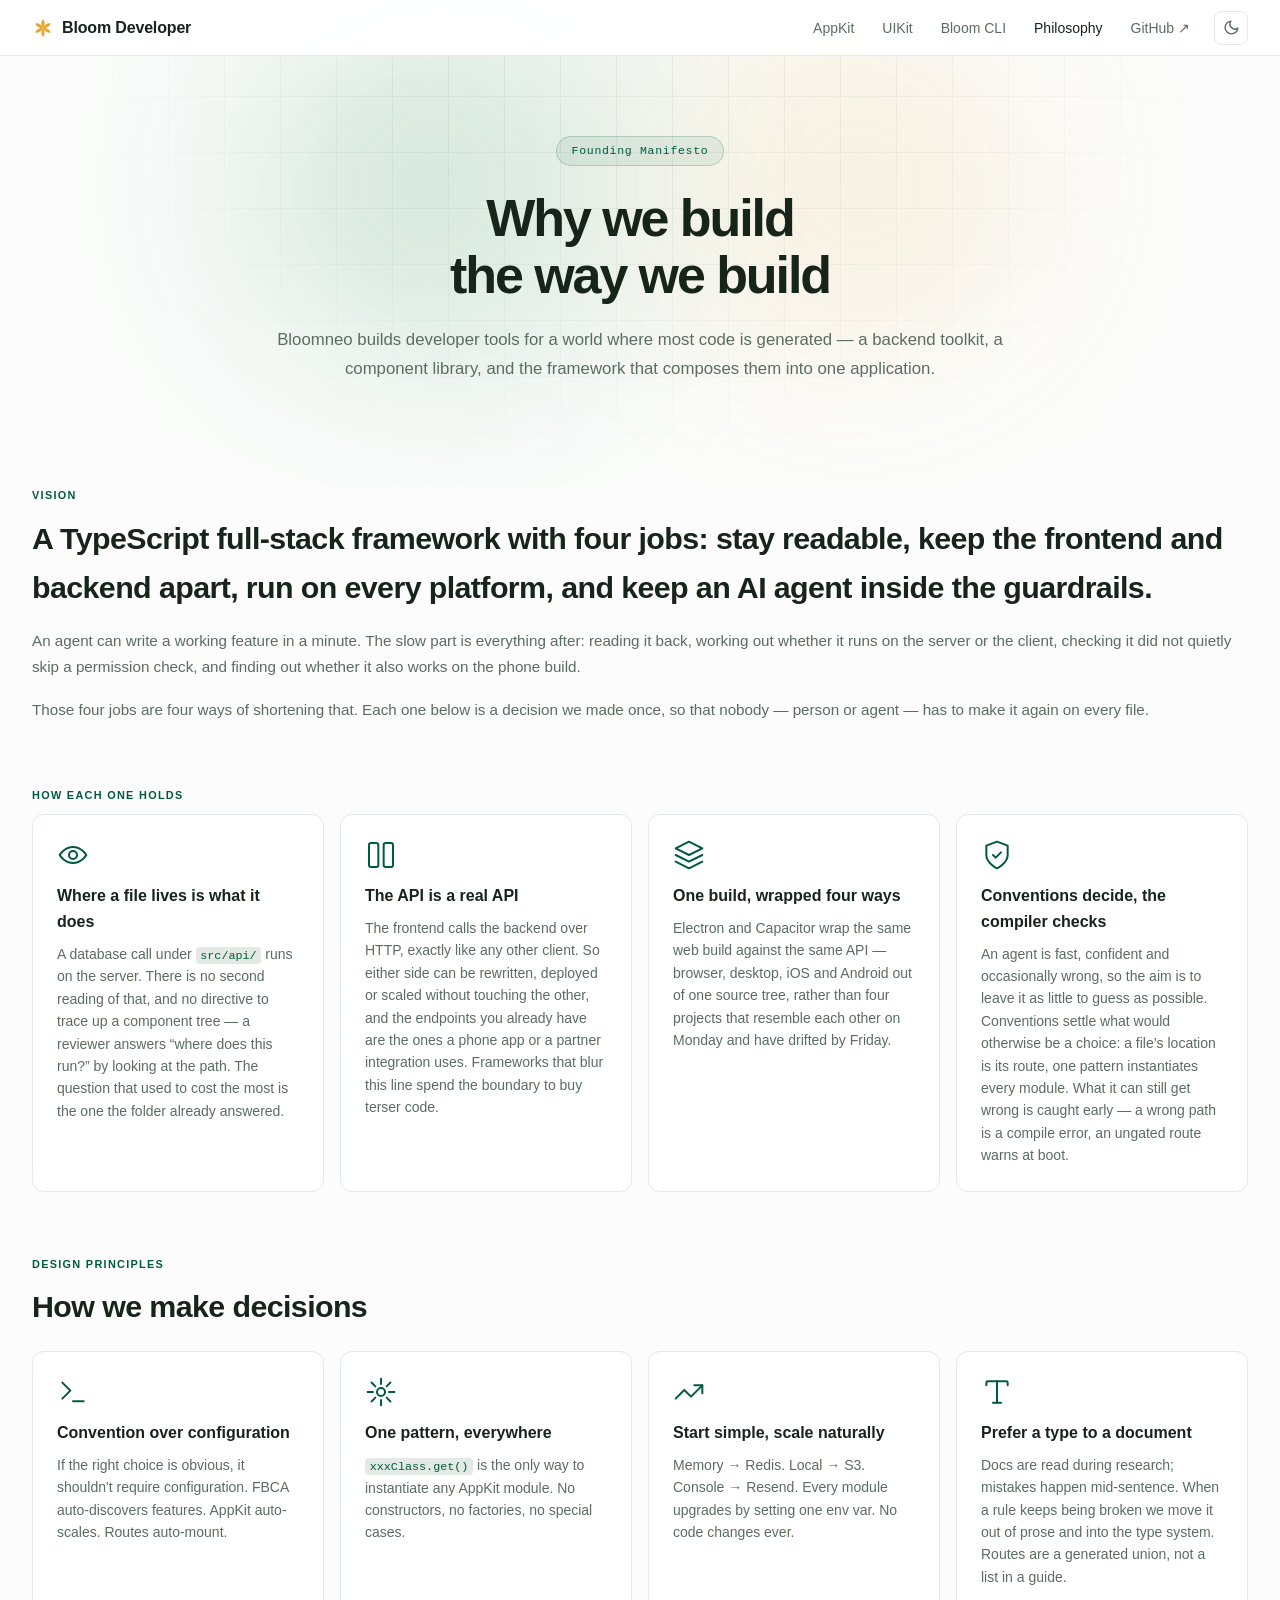
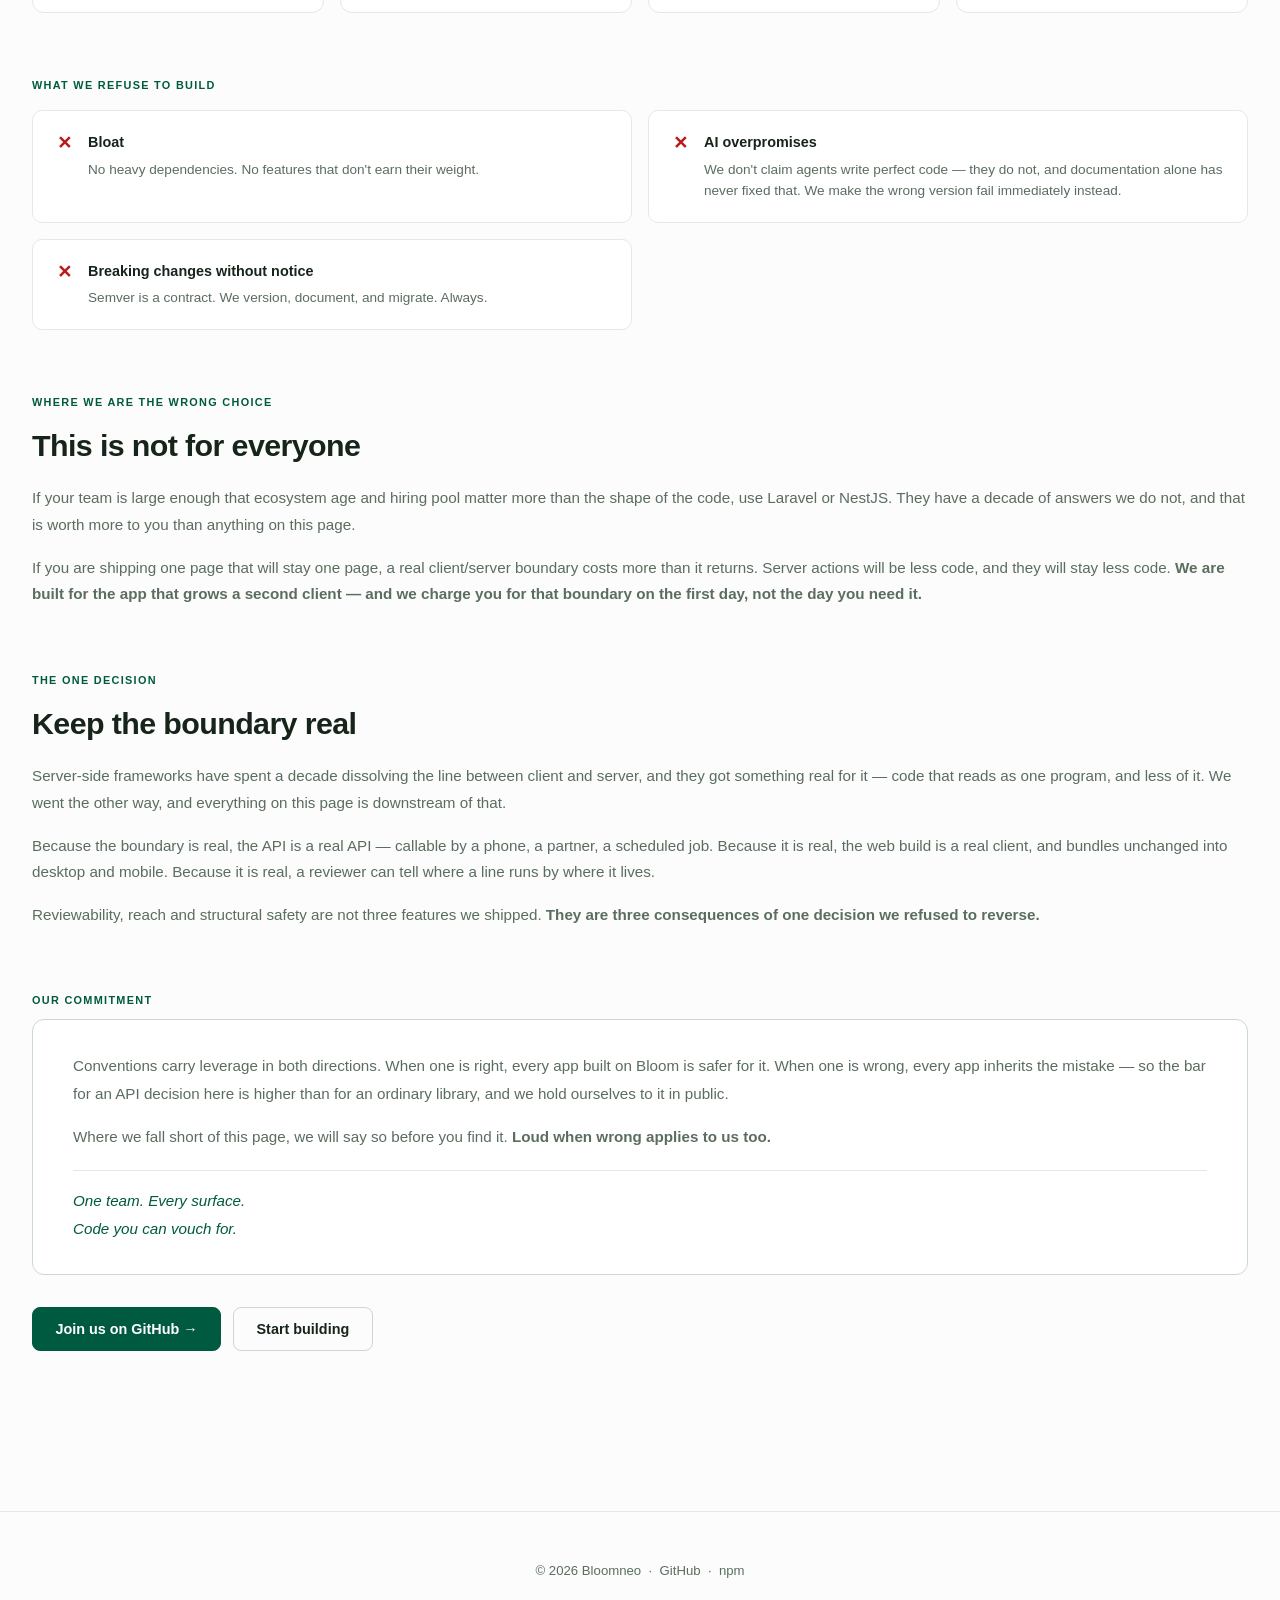
<file: philosophy/index.html>
<!DOCTYPE html>
<html lang="en">
<head>
  <meta charset="UTF-8" />
  <meta name="viewport" content="width=device-width, initial-scale=1.0" />
  <title>Philosophy — Bloom Developer</title>
  <meta name="description" content="The founding manifesto behind Bloomneo — why we build the way we build." />
  <link rel="stylesheet" href="../assets/style.css" />
  <script>
    /* Applied before paint: reading the stored choice after the stylesheet has
       painted is what produces the flash of the wrong theme on reload. With no
       stored choice no attribute is set, and the sheet's default — light —
       stands. */
    (function () {
      try {
        var t = localStorage.getItem('bloom-theme');
        if (t === 'light' || t === 'dark') {
          document.documentElement.setAttribute('data-theme', t);
        }
      } catch (e) { /* private mode: fall through to the OS preference */ }
    })();
  </script>

  <link rel="icon" href="../assets/favicon.svg" type="image/svg+xml" />
</head>
<body>

<nav>
  <a href="../" class="nav-brand">
    <svg width="22" height="22" viewBox="0 0 100 100" xmlns="http://www.w3.org/2000/svg" role="img" aria-label="bloomneo"><g transform="translate(50,50)"><path fill="var(--accent-bright)" d="M0,0C9,-12 11,-30 0,-40C-11,-30 -9,-12 0,0" transform="rotate(0)"/><path fill="var(--accent-bright)" d="M0,0C9,-12 11,-30 0,-40C-11,-30 -9,-12 0,0" transform="rotate(60)"/><path fill="var(--accent-bright)" d="M0,0C9,-12 11,-30 0,-40C-11,-30 -9,-12 0,0" transform="rotate(120)"/><path fill="var(--accent-bright)" d="M0,0C9,-12 11,-30 0,-40C-11,-30 -9,-12 0,0" transform="rotate(180)"/><path fill="var(--accent-bright)" d="M0,0C9,-12 11,-30 0,-40C-11,-30 -9,-12 0,0" transform="rotate(240)"/><path fill="var(--accent-bright)" d="M0,0C9,-12 11,-30 0,-40C-11,-30 -9,-12 0,0" transform="rotate(300)"/></g></svg>
    Bloom Developer
  </a>
  <button class="nav-toggle" id="navToggle" aria-label="Toggle menu">
    <svg width="20" height="20" viewBox="0 0 24 24" fill="none" stroke="currentColor" stroke-width="2" stroke-linecap="round">
      <line x1="3" y1="6" x2="21" y2="6"/><line x1="3" y1="12" x2="21" y2="12"/><line x1="3" y1="18" x2="21" y2="18"/>
    </svg>
  </button>
  <ul class="nav-links" id="navLinks">
    <li><a href="../appkit/">AppKit</a></li>
    <li><a href="../uikit/">UIKit</a></li>
    <li><a href="../bloom/">Bloom CLI</a></li>
    <li><a href="../philosophy/" class="active">Philosophy</a></li>
    <li><a href="https://github.com/bloomneo" target="_blank">GitHub ↗</a></li>
  </ul>
    <button class="theme-toggle" id="themeToggle" type="button"
            aria-label="Switch between light and dark theme">
      <svg class="icon-moon" viewBox="0 0 24 24" fill="none" stroke="currentColor"
           stroke-width="2" stroke-linecap="round" stroke-linejoin="round" aria-hidden="true">
        <path d="M21 12.79A9 9 0 1 1 11.21 3 7 7 0 0 0 21 12.79z"/>
      </svg>
      <svg class="icon-sun" viewBox="0 0 24 24" fill="none" stroke="currentColor"
           stroke-width="2" stroke-linecap="round" stroke-linejoin="round" aria-hidden="true">
        <circle cx="12" cy="12" r="4"/>
        <path d="M12 2v2M12 20v2M4.93 4.93l1.41 1.41M17.66 17.66l1.41 1.41M2 12h2M20 12h2M6.34 17.66l-1.41 1.41M19.07 4.93l-1.41 1.41"/>
      </svg>
    </button>
</nav>

<!-- ── HERO ── -->
<section class="hero" style="max-width:860px;">
  <div class="hero-ambient" aria-hidden="true">
    <div class="hero-bloom hero-bloom-a"></div>
    <div class="hero-bloom hero-bloom-b"></div>
    <div class="hero-grid"></div>
  </div>
  <div class="hero-badge">Founding Manifesto</div>
  <h1>Why we build<br/>the way we build</h1>
  <p>Bloomneo builds developer tools for a world where most code is generated — a backend toolkit, a component library, and the framework that composes them into one application.</p>
</section>

<div class="page-wrap" style="padding-top:0;">

  <!-- ── WHAT BLOOM IS FOR ── -->
  <div class="section">
    <div class="section-label">Vision</div>
    <h2>A TypeScript full-stack framework with four jobs: stay readable, keep the frontend
        and backend apart, run on every platform, and keep an AI agent inside the
        guardrails.</h2>
    <p>An agent can write a working feature in a minute. The slow part is everything
       after: reading it back, working out whether it runs on the server or the client,
       checking it did not quietly skip a permission check, and finding out whether it
       also works on the phone build.</p>
    <p style="margin-top:1rem;">Those four jobs are four ways of shortening that. Each one
       below is a decision we made once, so that nobody — person or agent — has to make it
       again on every file.</p>
  </div>

  <div class="section">
    <div class="section-label">How each one holds</div>
    <div class="card-grid">
      <div class="card">
        <div class="card-icon">
          <svg viewBox="0 0 24 24" fill="none" stroke="var(--accent)" stroke-width="1.5" stroke-linecap="round" stroke-linejoin="round"><path d="M2 12s3.5-6 10-6 10 6 10 6-3.5 6-10 6-10-6-10-6z"/><circle cx="12" cy="12" r="3"/></svg>
        </div>
        <h3>Where a file lives is what it does</h3>
        <p>A database call under <code>src/api/</code> runs on the server. There is no second reading of that, and no directive to trace up a component tree — a reviewer answers “where does this run?” by looking at the path. The question that used to cost the most is the one the folder already answered.</p>
      </div>
      <div class="card">
        <div class="card-icon">
          <svg viewBox="0 0 24 24" fill="none" stroke="var(--accent)" stroke-width="1.5" stroke-linecap="round" stroke-linejoin="round"><rect x="3" y="3" width="7" height="18" rx="1.5"/><rect x="14" y="3" width="7" height="18" rx="1.5"/></svg>
        </div>
        <h3>The API is a real API</h3>
        <p>The frontend calls the backend over HTTP, exactly like any other client. So either side can be rewritten, deployed or scaled without touching the other, and the endpoints you already have are the ones a phone app or a partner integration uses. Frameworks that blur this line spend the boundary to buy terser code.</p>
      </div>
      <div class="card">
        <div class="card-icon">
          <svg viewBox="0 0 24 24" fill="none" stroke="var(--accent)" stroke-width="1.5" stroke-linecap="round" stroke-linejoin="round"><path d="M12 2L2 7l10 5 10-5-10-5z"/><path d="M2 17l10 5 10-5"/><path d="M2 12l10 5 10-5"/></svg>
        </div>
        <h3>One build, wrapped four ways</h3>
        <p>Electron and Capacitor wrap the same web build against the same API — browser, desktop, iOS and Android out of one source tree, rather than four projects that resemble each other on Monday and have drifted by Friday.</p>
      </div>
      <div class="card">
        <div class="card-icon">
          <svg viewBox="0 0 24 24" fill="none" stroke="var(--accent)" stroke-width="1.5" stroke-linecap="round" stroke-linejoin="round"><path d="M12 22s8-4 8-10V5l-8-3-8 3v7c0 6 8 10 8 10z"/><path d="M9 12l2 2 4-4"/></svg>
        </div>
        <h3>Conventions decide, the compiler checks</h3>
        <p>An agent is fast, confident and occasionally wrong, so the aim is to leave it as little to guess as possible. Conventions settle what would otherwise be a choice: a file’s location is its route, one pattern instantiates every module. What it can still get wrong is caught early — a wrong path is a compile error, an ungated route warns at boot.</p>
      </div>
    </div>
  </div>

  <div class="section">
    <div class="section-label">Design principles</div>
    <h2>How we make decisions</h2>
    <div class="card-grid" style="margin-top:1.25rem;">
      <div class="card">
        <div class="card-icon">
          <svg viewBox="0 0 24 24" fill="none" stroke="var(--accent)" stroke-width="1.5" stroke-linecap="round" stroke-linejoin="round">
            <polyline points="4 17 10 11 4 5"/><line x1="12" y1="19" x2="20" y2="19"/>
          </svg>
        </div>
        <h3>Convention over configuration</h3>
        <p>If the right choice is obvious, it shouldn't require configuration. FBCA auto-discovers features. AppKit auto-scales. Routes auto-mount.</p>
      </div>
      <div class="card">
        <div class="card-icon">
          <svg viewBox="0 0 24 24" fill="none" stroke="var(--accent)" stroke-width="1.5" stroke-linecap="round" stroke-linejoin="round">
            <circle cx="12" cy="12" r="3"/><path d="M12 2v4M12 18v4M4.93 4.93l2.83 2.83M16.24 16.24l2.83 2.83M2 12h4M18 12h4M4.93 19.07l2.83-2.83M16.24 7.76l2.83-2.83"/>
          </svg>
        </div>
        <h3>One pattern, everywhere</h3>
        <p><code>xxxClass.get()</code> is the only way to instantiate any AppKit module. No constructors, no factories, no special cases.</p>
      </div>
      <div class="card">
        <div class="card-icon">
          <svg viewBox="0 0 24 24" fill="none" stroke="var(--accent)" stroke-width="1.5" stroke-linecap="round" stroke-linejoin="round">
            <polyline points="22 7 13.5 15.5 8.5 10.5 2 17"/><polyline points="16 7 22 7 22 13"/>
          </svg>
        </div>
        <h3>Start simple, scale naturally</h3>
        <p>Memory → Redis. Local → S3. Console → Resend. Every module upgrades by setting one env var. No code changes ever.</p>
      </div>
      <div class="card">
        <div class="card-icon">
          <svg viewBox="0 0 24 24" fill="none" stroke="var(--accent)" stroke-width="1.5" stroke-linecap="round" stroke-linejoin="round"><path d="M4 7V5a1 1 0 0 1 1-1h14a1 1 0 0 1 1 1v2"/><line x1="12" y1="4" x2="12" y2="20"/><line x1="9" y1="20" x2="15" y2="20"/></svg>
        </div>
        <h3>Prefer a type to a document</h3>
        <p>Docs are read during research; mistakes happen mid-sentence. When a rule keeps being broken we move it out of prose and into the type system. Routes are a generated union, not a list in a guide.</p>
      </div>
    </div>
  </div>

  <!-- ── WHAT WE AVOID ── -->
  <div class="section">
    <div class="section-label">What we refuse to build</div>
    <div class="avoids-grid" style="margin-top:1rem;">
      <div class="avoid-item">
        <span class="avoid-x">✕</span>
        <div>
          <strong>Bloat</strong>
          <p>No heavy dependencies. No features that don't earn their weight.</p>
        </div>
      </div>
      <div class="avoid-item">
        <span class="avoid-x">✕</span>
        <div>
          <strong>AI overpromises</strong>
          <p>We don't claim agents write perfect code — they do not, and documentation alone has never fixed that. We make the wrong version fail immediately instead.</p>
        </div>
      </div>
      <div class="avoid-item">
        <span class="avoid-x">✕</span>
        <div>
          <strong>Breaking changes without notice</strong>
          <p>Semver is a contract. We version, document, and migrate. Always.</p>
        </div>
      </div>
    </div>
  </div>

  <!-- ── NOT FOR EVERYONE ── -->
  <div class="section">
    <div class="section-label">Where we are the wrong choice</div>
    <h2>This is not for everyone</h2>
    <p style="margin-top:1rem;">If your team is large enough that ecosystem age and hiring pool matter
    more than the shape of the code, use Laravel or NestJS. They have a decade of answers we do not, and
    that is worth more to you than anything on this page.</p>
    <p style="margin-top:1rem;">If you are shipping one page that will stay one page, a real
    client/server boundary costs more than it returns. Server actions will be less code, and they will
    stay less code. <strong>We are built for the app that grows a second client — and we charge you for
    that boundary on the first day, not the day you need it.</strong></p>
  </div>

  <!-- ── CLOSING THESIS ── -->
  <div class="section">
    <div class="section-label">The one decision</div>
    <h2>Keep the boundary real</h2>
    <p style="margin-top:1rem;">Server-side frameworks have spent a decade dissolving the line between client and server, and they got something real for it — code that reads as one program, and less of it. We went the other way, and everything on this page is downstream of that.</p>
    <p style="margin-top:1rem;">Because the boundary is real, the API is a real API — callable by a phone, a partner, a scheduled job. Because it is real, the web build is a real client, and bundles unchanged into desktop and mobile. Because it is real, a reviewer can tell where a line runs by where it lives.</p>
    <p style="margin-top:1rem;">Reviewability, reach and structural safety are not three features we shipped. <strong>They are three consequences of one decision we refused to reverse.</strong></p>
  </div>

  <div class="section">
    <div class="section-label">Our commitment</div>
    <div class="manifesto-block">
      <p>Conventions carry leverage in both directions. When one is right, every app built on Bloom is safer for it. When one is wrong, every app inherits the mistake — so the bar for an API decision here is higher than for an ordinary library, and we hold ourselves to it in public.</p>
      <p>Where we fall short of this page, we will say so before you find it. <strong>Loud when wrong applies to us too.</strong></p>
      <p class="manifesto-sign">One team. Every surface.<br/>Code you can vouch for.</p>
    </div>
    <div class="btn-row" style="justify-content:flex-start; margin-top:2rem;">
      <a href="https://github.com/bloomneo" target="_blank" class="btn btn-primary">Join us on GitHub →</a>
      <a href="../bloom/" class="btn btn-outline">Start building</a>
    </div>
  </div>


</div>

<footer>
  <p>© 2026 Bloomneo &nbsp;·&nbsp; <a href="https://github.com/bloomneo" target="_blank">GitHub</a> &nbsp;·&nbsp; <a href="https://www.npmjs.com/org/bloomneo" target="_blank">npm</a></p>
</footer>

<script>
  document.getElementById('navToggle').addEventListener('click', function() {
    document.getElementById('navLinks').classList.toggle('open');
  });
</script>

<script>
  (function () {
    var btn = document.getElementById('themeToggle');
    if (!btn) return;
    var root = document.documentElement;

    btn.addEventListener('click', function () {
      /* Resolve what is on screen NOW. Without the media-query fallback, the
         first click on a machine set to dark would "switch" to dark and appear
         to do nothing. */
      /* Light is the default, so an absent attribute means light. */
      var current = root.getAttribute('data-theme') || 'light';
      var next = current === 'dark' ? 'light' : 'dark';
      root.setAttribute('data-theme', next);
      try { localStorage.setItem('bloom-theme', next); } catch (e) {}
    });
  })();
</script>
</body>
</html>
</file>
<file: assets/style.css>
/* ── Theme ────────────────────────────────────────────────────────────────
   Light is the default; dark is opt-in via [data-theme="dark"], and also the
   default for anyone whose OS asks for it (unless they have explicitly chosen
   light). Every colour below is a token — the sheet previously carried twelve
   hardcoded rgba(232,168,48, …) values, which is exactly the sort of thing that
   survives a theme switch and then looks wrong in one mode only.

   Two accents, not one:

     --accent         interactive text and fills. It CHANGES per mode, because
                      the brand gold is ~2:1 on white and unreadable as a link.
     --accent-bright  the brand gold itself, for decoration where contrast does
                      not apply — glows, dots, tinted rules. Same in both modes,
                      so the identity does not shift.

   --accent-rgb exists so alpha tints can be written rgba(var(--accent-rgb), .08)
   instead of hardcoding the channels. */
:root {
  --bg: #fbfcfb;
  --surface: #ffffff;
  --border: #e3eae4;
  --border-bright: #cbd9cd;
  --text: #16241a;
  --muted: #5b6d5f;

  /* The product's primary, oklch(0.415 0.088 165), resolved to sRGB. Deep pine
     green — the same colour bloomneo-cloud uses for its buttons and links, so
     the docs and the product read as one brand rather than two. */
  --accent: #005a40;
  --accent-rgb: 0, 90, 64;
  --accent-dim: #00472d;
  /* The logo gold. Decoration and the flower mark — kept out of --accent
     because it is ~2:1 on white and cannot carry text there. */
  --accent-bright: #E8A830;
  /* Text placed ON --accent. */
  --accent-contrast: #ffffff;

  /* The "Bloom" wordmark.
     Gold measured 2.03:1 on the light background — large text needs 3.0, so it
     was failing legibility, not just looking pale. Green here, gold in dark
     where gold reaches ~8:1. The flower mark beside it stays gold in both, so
     the identity is carried by the icon rather than by unreadable text.
     An outline was the alternative; a stroke on 22px text thickens the
     letterforms and adds edges without making the fill any easier to read. */
  --wordmark: #005a40;

  --green: #17803d;
  --green-rgb: 23, 128, 61;
  --yellow: #a16207;
  --red: #b91c1c;
  --red-rgb: 185, 28, 28;
  --shadow-rgb: 20, 40, 24;
  --surface-rgb: 255, 255, 255;

  /* Code blocks stay dark in light mode too. The highlight.js palette in use is
     tuned for a dark surface — recolouring the background without retuning
     every token colour makes the syntax unreadable, which is a worse outcome
     than a dark block on a light page. Named so the choice is visible rather
     than looking like a value someone forgot to theme. */
  --code-bg: #0d1a0e;

  --font-mono: 'JetBrains Mono', 'Fira Code', 'Cascadia Code', ui-monospace, monospace;
  --font-sans: -apple-system, BlinkMacSystemFont, 'Inter', sans-serif;
}

/* Light is the site's default, full stop — not "light unless your OS says
   otherwise". The brand reads light, and a visitor on a dark-set machine
   should still land on the site as designed; the toggle is how they choose
   otherwise, and that choice persists.

   That is a deliberate departure from following prefers-color-scheme. The
   trade is real: someone who prefers dark everywhere gets one extra click.
   Making it automatic would mean half the audience never sees the design as
   intended, and the sudden dark page would look like the theme had failed.

   Dark is therefore driven only by the attribute below. */
:root[data-theme="dark"] {
  --bg: #0f1f10;
  --surface: #162518;
  --border: #1e3320;
  --border-bright: #284a2b;
  --text: #e8e8e8;
  --muted: #8a9e8b;

  /* oklch(0.70 0.0704 165) — the product's dark-mode primary. */
  --accent: #74ad94;
  --accent-rgb: 116, 173, 148;
  --accent-dim: #5c947c;
  --accent-bright: #E8A830;
  --accent-contrast: #0f1f10;
  --wordmark: #E8A830;

  --green: #4ade80;
  --green-rgb: 74, 222, 128;
  --yellow: #E8A830;
  --red: #f87171;
  --red-rgb: 248, 113, 113;
  --shadow-rgb: 8, 18, 9;
  --surface-rgb: 8, 18, 9;
}

*, *::before, *::after { box-sizing: border-box; margin: 0; padding: 0; }
html { font-size: 16px; scroll-behavior: smooth; }
body { background: var(--bg); color: var(--text); font-family: var(--font-sans); line-height: 1.6; min-height: 100vh; }
a { color: var(--accent); text-decoration: none; }
a:hover { text-decoration: underline; }

/* ── Nav ── */
nav {
  position: sticky; top: 0; z-index: 100;
  background: rgba(var(--surface-rgb), 0.95);
  backdrop-filter: blur(12px);
  border-bottom: 1px solid var(--border);
  padding: 0 2rem; height: 56px;
  display: flex; align-items: center; justify-content: space-between; gap: 2rem;
}

.nav-brand {
  font-size: 1rem; font-weight: 700; color: var(--text);
  letter-spacing: -0.01em; white-space: nowrap;
  display: flex; align-items: center; gap: 0.5rem;
  flex-shrink: 0;
}
.nav-brand:hover { text-decoration: none; }

.nav-links { display: flex; align-items: center; gap: 0.25rem; list-style: none; margin-left: auto; }
.nav-links a { color: var(--muted); font-size: 0.875rem; padding: 0.35rem 0.75rem; border-radius: 6px; transition: color 0.15s, background 0.15s; }
.nav-links a:hover { color: var(--text); background: var(--surface); text-decoration: none; }
.nav-links a.active { color: var(--text); }

.nav-toggle {
  display: none; background: none; border: none; color: var(--text);
  cursor: pointer; padding: 0.25rem; line-height: 0;
}

/* ── Layout ── */
.page-wrap { max-width: 1280px; margin: 0 auto; padding: 4rem 2rem 6rem; }

/* ── Hero ── */
.hero {
  text-align: center; padding: 5rem 2rem 4rem;
  max-width: 760px; margin: 0 auto;
  /* isolate is load-bearing: the ambient layer below sits at z-index -1, and
     without a stacking context here that -1 escapes upward and paints behind
     the page background — present, correct, and invisible. */
  position: relative; isolation: isolate;
}

/* ── Theme toggle ────────────────────────────────────────────────────────
   One button, two icons, and CSS decides which is visible — rather than
   JavaScript swapping innerHTML on every click. That keeps the markup honest:
   both icons are always in the DOM, and the one that applies to the current
   theme is the one shown. */
.theme-toggle {
  display: inline-flex; align-items: center; justify-content: center;
  width: 34px; height: 34px;
  border: 1px solid var(--border);
  border-radius: 8px;
  background: transparent;
  color: var(--muted);
  cursor: pointer;
  transition: color 0.15s, border-color 0.15s, background 0.15s;
}
.theme-toggle:hover {
  color: var(--accent);
  border-color: var(--accent);
  background: rgba(var(--accent-rgb), 0.08);
}
.theme-toggle svg { width: 17px; height: 17px; }

/* Show the icon for the mode you would switch TO, which is the convention
   people already read: a moon means "go dark". */
.theme-toggle .icon-moon { display: block; }
.theme-toggle .icon-sun  { display: none; }
:root[data-theme="dark"] .theme-toggle .icon-moon { display: none; }
:root[data-theme="dark"] .theme-toggle .icon-sun  { display: block; }

/* The nav is a flex row; the toggle sits between the links and the mobile
   hamburger, and margin-left:auto would push the hamburger off on small
   screens, so reset it once the mobile layout takes over. */
/* The nav's 2rem gap is right between the brand and the links, and too wide
   between the last link and the toggle sitting beside it. */
.nav-links + .theme-toggle { margin-left: -1.25rem; }

/* Below the breakpoint the link list goes absolute and drops out of the flex
   row, leaving brand / hamburger / toggle. Order puts the toggle back on the
   left of the hamburger, where it was before the move. */
@media (max-width: 820px) {
  /* The list is absolute here, so the flex row is brand / hamburger / toggle
     and `justify-content: space-between` spread all three across the full
     width — the toggle ended up marooned in the middle of the bar.
     margin-left:auto pushes it right so it sits against the hamburger, and the
     two read as one control group. */
  .theme-toggle { order: 2; margin-left: auto; margin-right: 0.5rem; }
  .nav-toggle { order: 3; }
  .nav-links + .theme-toggle { margin-left: auto; }
}

/* ── Hero ambient ────────────────────────────────────────────────────────
   The hero was a flat var(--bg) rectangle: nothing behind the headline, so the
   page opened on an absence. Two drifting blooms and a masked grid give it
   depth without putting anything in front of the words.

   The hero is a 760px centred column, so the layer breaks out to the full
   viewport — light that stops at the text edge reads as a panel, not as light.
   It also lifts above the hero's own top padding so the wash starts at the
   window rather than partway down the page. */
.hero-ambient {
  position: absolute;
  top: -8rem; bottom: 0;
  left: 50%; transform: translateX(-50%);
  width: 100vw;
  z-index: -1;
  overflow: hidden;
  pointer-events: none;
  -webkit-mask-image: radial-gradient(100% 115% at 50% 48%, #000 26%, transparent 76%);
          mask-image: radial-gradient(100% 115% at 50% 48%, #000 26%, transparent 76%);
}
.hero-bloom {
  position: absolute; border-radius: 50%; filter: blur(80px);
}
.hero-bloom-a {
  left: 6%; top: -6rem; width: 44rem; height: 44rem; opacity: 0.20;
  background: radial-gradient(circle, var(--green), transparent 62%);
  animation: bloom-drift-a 28s ease-in-out infinite;
}
.hero-bloom-b {
  right: 8%; top: -4rem; width: 40rem; height: 40rem; opacity: 0.16;
  /* --accent-bright, not --accent. This is the gold half of a green-and-gold
     pair; when --accent moved to green it took this glow with it and both
     blooms went the same colour. Decoration belongs on the decorative token. */
  background: radial-gradient(circle, var(--accent-bright), transparent 62%);
  animation: bloom-drift-b 34s ease-in-out infinite;
}
.hero-grid {
  position: absolute; inset: 0; opacity: 0.05;
  background-image:
    linear-gradient(var(--text) 1px, transparent 1px),
    linear-gradient(90deg, var(--text) 1px, transparent 1px);
  background-size: 56px 56px;
  -webkit-mask-image: radial-gradient(ellipse at 50% 0%, #000 35%, transparent 72%);
          mask-image: radial-gradient(ellipse at 50% 0%, #000 35%, transparent 72%);
}

@keyframes bloom-drift-a {
  0%, 100% { transform: translate3d(0, 0, 0) scale(1); }
  50%      { transform: translate3d(6%, 4%, 0) scale(1.12); }
}
@keyframes bloom-drift-b {
  0%, 100% { transform: translate3d(0, 0, 0) scale(1.06); }
  50%      { transform: translate3d(-7%, -3%, 0) scale(0.96); }
}
@keyframes hero-rise {
  from { opacity: 0; transform: translate3d(0, 12px, 0); }
  to   { opacity: 1; transform: none; }
}

.hero > *:not(.hero-ambient) {
  animation: hero-rise 0.6s cubic-bezier(0.22, 1, 0.36, 1) both;
}
.hero h1        { animation-delay: 0.06s; }
.hero > p       { animation-delay: 0.12s; }
.hero .btn-row  { animation-delay: 0.18s; }

/* Motion is decoration here, so it is the first thing to go. Everything stays
   exactly where it lands — only the movement stops. */
@media (prefers-reduced-motion: reduce) {
  .hero-bloom-a,
  .hero-bloom-b,
  .hero > *:not(.hero-ambient) {
    animation: none;
  }
}

.hero-badge {
  display: inline-block; font-family: var(--font-mono); font-size: 0.72rem;
  color: var(--accent); background: rgba(var(--accent-rgb), 0.08);
  border: 1px solid rgba(var(--accent-rgb), 0.2);
  padding: 0.3rem 0.9rem; border-radius: 999px; margin-bottom: 1.5rem; letter-spacing: 0.06em;
}

.hero-package {
  display: flex; align-items: center; gap: 0.75rem;
  margin-bottom: 1.25rem;
  font-family: var(--font-mono);
}
.hero-package .pkg-name {
  font-size: clamp(1.4rem, 2.5vw, 1.85rem);
  font-weight: 700; color: var(--wordmark);
  letter-spacing: -0.01em;
}
.hero-package .pkg-version {
  display: inline-block;
  font-size: 0.75rem; font-weight: 700;
  background: var(--accent); color: var(--accent-contrast);
  padding: 0.2rem 0.55rem; border-radius: 6px;
  letter-spacing: 0.04em;
  position: relative; top: 2px;
}

.hero h1 {
  font-size: clamp(2rem, 5vw, 3.25rem); font-weight: 800;
  letter-spacing: -0.04em; line-height: 1.1; margin-bottom: 1.25rem;
}

.hero p { font-size: 1.05rem; color: var(--muted); margin: 0 auto 2.5rem; line-height: 1.75; }

/* ── Buttons ── */
.btn-row { display: flex; gap: 0.75rem; justify-content: center; flex-wrap: wrap; }

.btn {
  display: inline-flex; align-items: center; gap: 0.4rem;
  padding: 0.6rem 1.4rem; border-radius: 8px;
  font-size: 0.9rem; font-weight: 600; transition: all 0.15s; cursor: pointer;
}
.btn-primary { background: var(--accent); color: var(--accent-contrast); border: 1px solid var(--accent); }
.btn-primary:hover { background: var(--accent-dim); text-decoration: none; }
.btn-outline { background: transparent; color: var(--text); border: 1px solid var(--border-bright); }
.btn-outline:hover { border-color: var(--muted); text-decoration: none; }

/* ── Section ── */
.section { margin-bottom: 4rem; }

.section-label {
  font-size: 0.68rem; font-weight: 700; letter-spacing: 0.12em;
  text-transform: uppercase; color: var(--accent); margin-bottom: 0.6rem;
}

.section h2 {
  font-size: clamp(1.4rem, 3vw, 1.9rem); font-weight: 700;
  letter-spacing: -0.02em; margin-bottom: 1rem;
}

.section p, .section li { color: var(--muted); font-size: 0.95rem; line-height: 1.75; }

/* ── Card grid ── */
.card-grid {
  display: grid;
  grid-template-columns: repeat(4, 1fr);
  gap: 1rem;
}

.card-grid-3 {
  grid-template-columns: repeat(3, 1fr);
}

/* ── Card ── */
.card {
  background: var(--surface); border: 1px solid var(--border);
  border-radius: 12px; padding: 1.5rem;
  transition: border-color 0.2s, transform 0.15s;
  display: flex; flex-direction: column; gap: 0.5rem;
  color: var(--text);
}
.card:hover { border-color: var(--border-bright); transform: translateY(-2px); text-decoration: none; }

.card-centered { align-items: center; text-align: center; }

.card-icon { line-height: 0; margin-bottom: 0.25rem; }
.card-icon svg { width: 2rem; height: 2rem; }

.card-tag {
  display: inline-block; font-family: var(--font-mono); font-size: 0.68rem;
  color: var(--muted); background: var(--border);
  padding: 0.15rem 0.5rem; border-radius: 4px;
}

.card h3 { font-size: 1rem; font-weight: 600; }
.card p { font-size: 0.875rem; color: var(--muted); line-height: 1.6; }

/* ── Badges ── */
.badge {
  display: inline-block; font-size: 0.7rem; font-weight: 700;
  padding: 0.2rem 0.6rem; border-radius: 4px;
  font-family: var(--font-mono); letter-spacing: 0.03em;
}
.badge-green  { background: rgba(var(--green-rgb), 0.1);  color: var(--green);  border: 1px solid rgba(var(--green-rgb), 0.2); }
.badge-yellow { background: rgba(var(--accent-rgb), 0.1); color: var(--yellow); border: 1px solid rgba(var(--accent-rgb), 0.2); }

/* ── Code ── */
pre, code { font-family: var(--font-mono); font-size: 0.84rem; }

pre {
  border-radius: 10px; overflow-x: auto;
  margin: 0.75rem 0;
}

/* highlight.js overrides — match our green surface theme */
pre code.hljs {
  background: var(--code-bg) !important;
  border: 1px solid var(--border);
  border-radius: 10px;
  padding: 1.25rem 1.5rem !important;
  font-size: 0.84rem;
  line-height: 1.7;
}

/* Inline code */
:not(pre) > code {
  background: var(--border); padding: 0.15em 0.4em;
  border-radius: 4px; font-size: 0.84em; color: var(--accent);
}

/* ── Template list ── */
.template-list {
  display: flex; flex-direction: column;
  border: 1px solid var(--border); border-radius: 12px; overflow: hidden;
  margin-top: 1rem;
}

.template-row {
  display: flex; align-items: center; justify-content: space-between; gap: 1.5rem;
  padding: 1rem 1.5rem;
  border-bottom: 1px solid var(--border);
  transition: background 0.15s;
}
.template-row:last-child { border-bottom: none; }
.template-row:hover { background: var(--surface); }

.template-meta {
  display: flex; align-items: center; gap: 0.75rem; flex-wrap: wrap; flex: 1; min-width: 0;
}

.template-name {
  font-weight: 600; font-size: 0.9rem; color: var(--text); white-space: nowrap;
}

.template-desc {
  font-size: 0.85rem; color: var(--muted);
}

.template-cmd {
  font-family: var(--font-mono); font-size: 0.8rem;
  color: var(--accent); background: var(--border);
  padding: 0.35rem 0.75rem; border-radius: 6px;
  white-space: nowrap; flex-shrink: 0;
}

/* ── Use-when bullets (per-module scenarios) ── */
.use-when {
  background: rgba(var(--accent-rgb), 0.04);
  border-left: 3px solid var(--accent);
  border-radius: 0 6px 6px 0;
  padding: 0.85rem 1.1rem;
  margin: 0.5rem 0 1.25rem;
}
.use-when-label {
  font-size: 0.7rem; font-weight: 700;
  color: var(--accent); letter-spacing: 0.1em;
  text-transform: uppercase;
  margin-bottom: 0.5rem;
}
.use-when ul {
  list-style: none; padding: 0; margin: 0;
  display: grid; grid-template-columns: repeat(2, 1fr); gap: 0.35rem 1.25rem;
}
.use-when li {
  font-size: 0.85rem; color: var(--muted);
  line-height: 1.5;
  padding-left: 1rem;
  position: relative;
}
.use-when li::before {
  content: '›';
  position: absolute; left: 0;
  color: var(--accent);
  font-weight: 700;
}
@media (max-width: 720px) {
  .use-when ul { grid-template-columns: 1fr; }
}

/* ── AI agent callout ── */
.ai-callout {
  display: flex; gap: 1.25rem; align-items: flex-start;
  padding: 1.5rem 1.75rem;
  background: linear-gradient(180deg, rgba(var(--accent-rgb), 0.08), rgba(var(--accent-rgb), 0.03));
  border: 1px solid rgba(var(--accent-rgb), 0.25);
  border-radius: 12px;
  margin: 1rem 0;
}
.ai-callout-icon {
  flex-shrink: 0;
  width: 44px; height: 44px;
  border-radius: 10px;
  background: rgba(var(--accent-rgb), 0.15);
  display: flex; align-items: center; justify-content: center;
  color: var(--accent);
}
.ai-callout-icon svg { width: 24px; height: 24px; }
.ai-callout-body { min-width: 0; }
.ai-callout-body h3 {
  font-size: 1.05rem; font-weight: 700; color: var(--text);
  margin-bottom: 0.35rem; letter-spacing: -0.01em;
}
.ai-callout-body p { font-size: 0.9rem; color: var(--muted); line-height: 1.65; margin: 0; }
.ai-callout-body code {
  font-size: 0.82rem; color: var(--accent);
  background: rgba(var(--accent-rgb), 0.1);
  padding: 0.1rem 0.4rem; border-radius: 4px;
}
.ai-callout-links { margin-top: 0.75rem; display: flex; gap: 1rem; flex-wrap: wrap; }
.ai-callout-links a { font-size: 0.85rem; font-weight: 600; }

/* ── Don't-do list ── */
.dont-list {
  list-style: none; padding: 0;
  display: grid; grid-template-columns: 1fr; gap: 0.6rem;
}
.dont-list li {
  display: flex; gap: 0.75rem; align-items: flex-start;
  padding: 0.85rem 1rem;
  background: rgba(var(--red-rgb), 0.05);
  border: 1px solid rgba(var(--red-rgb), 0.15);
  border-radius: 8px;
  font-size: 0.88rem; color: var(--muted);
  line-height: 1.55;
}
.dont-list .x { color: var(--red); font-weight: 800; flex-shrink: 0; font-size: 0.95rem; }
.dont-list code { font-size: 0.82rem; color: var(--text); }
.dont-list strong { color: var(--text); font-weight: 600; }

/* ── FAQ ── */
.faq-list { display: grid; gap: 0.6rem; }
.faq-item {
  background: var(--surface);
  border: 1px solid var(--border);
  border-radius: 8px;
  overflow: hidden;
}
.faq-item summary {
  cursor: pointer; list-style: none;
  padding: 0.95rem 1.1rem;
  font-weight: 600; color: var(--text);
  font-size: 0.95rem;
  display: flex; justify-content: space-between; align-items: center; gap: 1rem;
}
.faq-item summary::-webkit-details-marker { display: none; }
.faq-item summary::after {
  content: '+';
  color: var(--accent); font-size: 1.3rem; font-weight: 400;
  transition: transform 0.15s;
}
.faq-item[open] summary::after { content: '–'; }
.faq-item summary:hover { background: var(--border); }
.faq-item-body {
  padding: 0 1.1rem 1rem;
  color: var(--muted); font-size: 0.9rem; line-height: 1.7;
}
.faq-item-body code { font-size: 0.82rem; }

/* ── Module list ── */
.module-list { list-style: none; }
.module-list li {
  display: flex; align-items: baseline; gap: 0.75rem;
  padding: 0.6rem 0; border-bottom: 1px solid var(--border);
  font-size: 0.9rem; color: var(--muted);
}
.module-list li:last-child { border-bottom: none; }
.module-list code { font-size: 0.82rem; white-space: nowrap; flex-shrink: 0; min-width: 200px; }

/* ── Use-case grid (2-col) ── */
.use-case-grid {
  display: grid;
  grid-template-columns: repeat(2, 1fr);
  gap: 1rem 1.5rem;
  list-style: none;
  padding: 0;
}
.use-case-grid li {
  padding: 1rem 1.25rem;
  border: 1px solid var(--border);
  border-radius: 8px;
  background: var(--surface);
  display: block;
}
.use-case-grid li strong {
  display: block;
  font-size: 0.95rem;
  color: var(--text);
  margin-bottom: 0.35rem;
  font-weight: 600;
}
.use-case-grid li span {
  font-size: 0.85rem;
  color: var(--muted);
  line-height: 1.6;
}

/* ── Compact module grid (3-col) ── */
.module-grid {
  display: grid;
  grid-template-columns: repeat(3, 1fr);
  gap: 0.75rem 1rem;
  list-style: none;
  padding: 0;
}
.module-grid li {
  padding: 0.85rem 1rem;
  border: 1px solid var(--border);
  border-radius: 8px;
  display: block;
}
.module-grid li code {
  display: block;
  font-size: 0.85rem;
  color: var(--accent);
  margin-bottom: 0.35rem;
  font-weight: 600;
}
.module-grid li span {
  font-size: 0.8rem;
  color: var(--muted);
  line-height: 1.55;
}

@media (max-width: 720px) {
  .use-case-grid, .module-grid { grid-template-columns: 1fr; }
}

/* ── Modules layout (main + sticky affix) ── */
.modules-layout {
  display: grid;
  grid-template-columns: minmax(0, 1fr) 220px;
  gap: 3rem;
  align-items: start;
}
.modules-layout > .modules-main { min-width: 0; }

/* offset anchor jumps so heading clears the sticky nav */
[id^="mod-"],
[id^="comp-"],
#install, #setup, #import, #themes, #use-cases, #mistakes, #controlled-props,
#hooks, #layouts, #form-components, #data-components, #cookbook,
#cross-platform, #faq, #ai-docs,
#quickstart, #after-create, #templates, #fbca,
#web-structure, #userapp-structure, #desktop-structure, #mobile-structure,
#add-feature, #ai-ready, #env,
#pillars, #agentic, #compare, #pattern,
#packages, #principles { scroll-margin-top: 80px; }

/* ── Module affix (side TOC) ── */
.module-affix {
  position: sticky;
  top: 80px;
  align-self: start;
  background: var(--surface);
  border: 1px solid var(--border);
  border-radius: 10px;
  padding: 0.75rem 0.5rem;
  max-height: calc(100vh - 100px);
  overflow-y: auto;
  font-family: var(--font-mono);
}
.module-affix-label {
  font-size: 0.62rem; font-weight: 700;
  color: var(--muted); letter-spacing: 0.12em;
  text-transform: uppercase;
  padding: 0 0.6rem 0.45rem;
  border-bottom: 1px solid var(--border);
  margin-bottom: 0.35rem;
  font-family: var(--font-sans);
}
.module-affix ol { list-style: none; padding: 0; margin: 0; }
.module-affix li { margin: 0; }
.module-affix a {
  display: flex; align-items: center; gap: 0.55rem;
  padding: 0.3rem 0.6rem;
  font-size: 0.78rem;
  color: var(--muted);
  border-radius: 5px;
  transition: color 0.15s, background 0.15s;
  text-decoration: none;
  white-space: nowrap;
}
.module-affix a:hover {
  color: var(--text);
  background: var(--border);
  text-decoration: none;
}
.module-affix a.active {
  color: var(--accent);
  background: rgba(var(--accent-rgb), 0.08);
}
.module-affix .num {
  font-size: 0.65rem;
  color: var(--muted);
  min-width: 1.1rem;
  opacity: 0.7;
}
.module-affix a.active .num { color: var(--accent); opacity: 1; }

/* ── Mobile trigger (pill FAB) ── */
.affix-trigger {
  display: none;
  position: fixed;
  right: 1rem;
  bottom: 1.25rem;
  z-index: 200;
  padding: 0.7rem 1.1rem 0.7rem 0.95rem;
  border-radius: 999px;
  background: var(--accent);
  color: var(--accent-contrast);
  border: none; cursor: pointer;
  box-shadow: 0 8px 24px rgba(var(--shadow-rgb), 0.28), 0 0 0 4px rgba(var(--accent-rgb), 0.15);
  align-items: center; gap: 0.5rem;
  font-family: var(--font-sans);
  font-size: 0.88rem;
  font-weight: 700;
  transition: transform 0.15s;
}
.affix-trigger:hover { transform: translateY(-2px); }
.affix-trigger svg { width: 20px; height: 20px; }
.affix-trigger-label { white-space: nowrap; }

.affix-backdrop {
  display: none;
  position: fixed; inset: 0;
  background: rgba(0,0,0,0.5);
  z-index: 150;
  backdrop-filter: blur(2px);
}
.affix-backdrop.open { display: block; }

@media (max-width: 1024px) {
  .modules-layout { grid-template-columns: 1fr; }

  /* affix becomes a bottom sheet, hidden until open */
  .module-affix {
    position: fixed;
    left: 0; right: 0; bottom: 0;
    top: auto;
    border-radius: 16px 16px 0 0;
    border: 1px solid var(--border-bright);
    border-bottom: none;
    padding: 1rem 0.75rem 1.25rem;
    max-height: 70vh;
    z-index: 180;
    transform: translateY(100%);
    transition: transform 0.25s ease;
    background: var(--surface);
  }
  .module-affix.open { transform: translateY(0); }

  .module-affix-label {
    font-size: 0.72rem;
    padding-bottom: 0.6rem;
    margin-bottom: 0.5rem;
  }
  .module-affix a { font-size: 0.9rem; padding: 0.55rem 0.75rem; }
  .module-affix .num { font-size: 0.75rem; min-width: 1.4rem; }

  .affix-trigger { display: flex; }
}

/* ── Table ── */
table { width: 100%; border-collapse: collapse; font-size: 0.875rem; margin: 1rem 0; }
th {
  text-align: left; padding: 0.6rem 0.75rem;
  border-bottom: 1px solid var(--border-bright);
  font-size: 0.72rem; font-weight: 700; text-transform: uppercase;
  letter-spacing: 0.08em; color: var(--muted);
}
td { padding: 0.6rem 0.75rem; border-bottom: 1px solid var(--border); color: var(--muted); vertical-align: top; }
td code { font-size: 0.78rem; }
tr:last-child td { border-bottom: none; }

/* ── Page header (subpages) ── */
.page-header { padding: 3rem 0 2.5rem; border-bottom: 1px solid var(--border); margin-bottom: 3rem; }
.page-header h1 { font-size: clamp(1.8rem, 4vw, 2.6rem); letter-spacing: -0.03em; }
.page-header p { margin-top: 0.75rem; color: var(--muted); font-size: 1rem; line-height: 1.75; max-width: 640px; }

/* ── Philosophy — values grid ── */
.values-grid {
  display: grid;
  grid-template-columns: repeat(3, 1fr);
  gap: 1.25rem;
}

.value-item {
  background: var(--surface); border: 1px solid var(--border);
  border-radius: 10px; padding: 1.25rem 1.5rem;
}

.value-title {
  display: flex; align-items: center; gap: 0.5rem;
  font-weight: 600; font-size: 0.95rem; color: var(--text);
  margin-bottom: 0.5rem;
}

.value-item p { font-size: 0.875rem; color: var(--muted); line-height: 1.65; }

/* ── Philosophy — avoids grid ── */
.avoids-grid {
  display: grid;
  grid-template-columns: repeat(2, 1fr);
  gap: 1rem;
}

.avoid-item {
  display: flex; align-items: flex-start; gap: 1rem;
  background: var(--surface); border: 1px solid var(--border);
  border-radius: 10px; padding: 1.25rem 1.5rem;
}

.avoid-x {
  font-size: 1.1rem; font-weight: 700; color: var(--red);
  flex-shrink: 0; line-height: 1.4;
}

.avoid-item strong { display: block; font-size: 0.9rem; color: var(--text); margin-bottom: 0.25rem; }
.avoid-item p { font-size: 0.85rem; color: var(--muted); line-height: 1.6; }

/* ── Philosophy — manifesto block ── */
.manifesto-block {
  background: var(--surface); border: 1px solid var(--border-bright);
  border-radius: 12px; padding: 2rem 2.5rem;
  display: flex; flex-direction: column; gap: 1rem;
}

.manifesto-block p { font-size: 0.95rem; color: var(--muted); line-height: 1.8; }

.manifesto-sign {
  font-style: italic; color: var(--accent) !important;
  border-top: 1px solid var(--border); padding-top: 1rem; margin-top: 0.25rem;
}

/* ── Footer ── */
footer {
  text-align: center; padding: 3rem 2rem;
  border-top: 1px solid var(--border);
  font-size: 0.825rem; color: var(--muted);
}
footer a { color: var(--muted); }
footer a:hover { color: var(--text); }

/* ── Responsive ── */
@media (max-width: 1100px) {
  .card-grid { grid-template-columns: repeat(2, 1fr); }
  .card-grid-3 { grid-template-columns: repeat(2, 1fr); }
  .values-grid { grid-template-columns: repeat(2, 1fr); }
}

@media (max-width: 720px) {
  nav { padding: 0 1rem; gap: 0; }

  .nav-toggle { display: flex; }

  .nav-links {
    display: none; flex-direction: column; align-items: flex-start;
    position: absolute; top: 56px; left: 0; right: 0;
    background: rgba(var(--surface-rgb), 0.98);
    border-bottom: 1px solid var(--border);
    padding: 0.75rem 1rem 1rem;
    gap: 0;
  }
  .nav-links.open { display: flex; }
  .nav-links li { width: 100%; }
  .nav-links a { display: block; padding: 0.6rem 0.75rem; width: 100%; }

  .hero { padding: 3rem 1rem 2rem; }
  .page-wrap { padding: 2rem 1rem 4rem; }

  .card-grid, .card-grid-3 { grid-template-columns: 1fr; }

  .template-row { flex-direction: column; align-items: flex-start; gap: 0.75rem; }
  .template-cmd { width: 100%; text-align: left; }

  .values-grid { grid-template-columns: 1fr; }
  .avoids-grid { grid-template-columns: 1fr; }
  .manifesto-block { padding: 1.5rem; }

  pre code.hljs { padding: 1rem !important; font-size: 0.78rem; }
}
</file>
